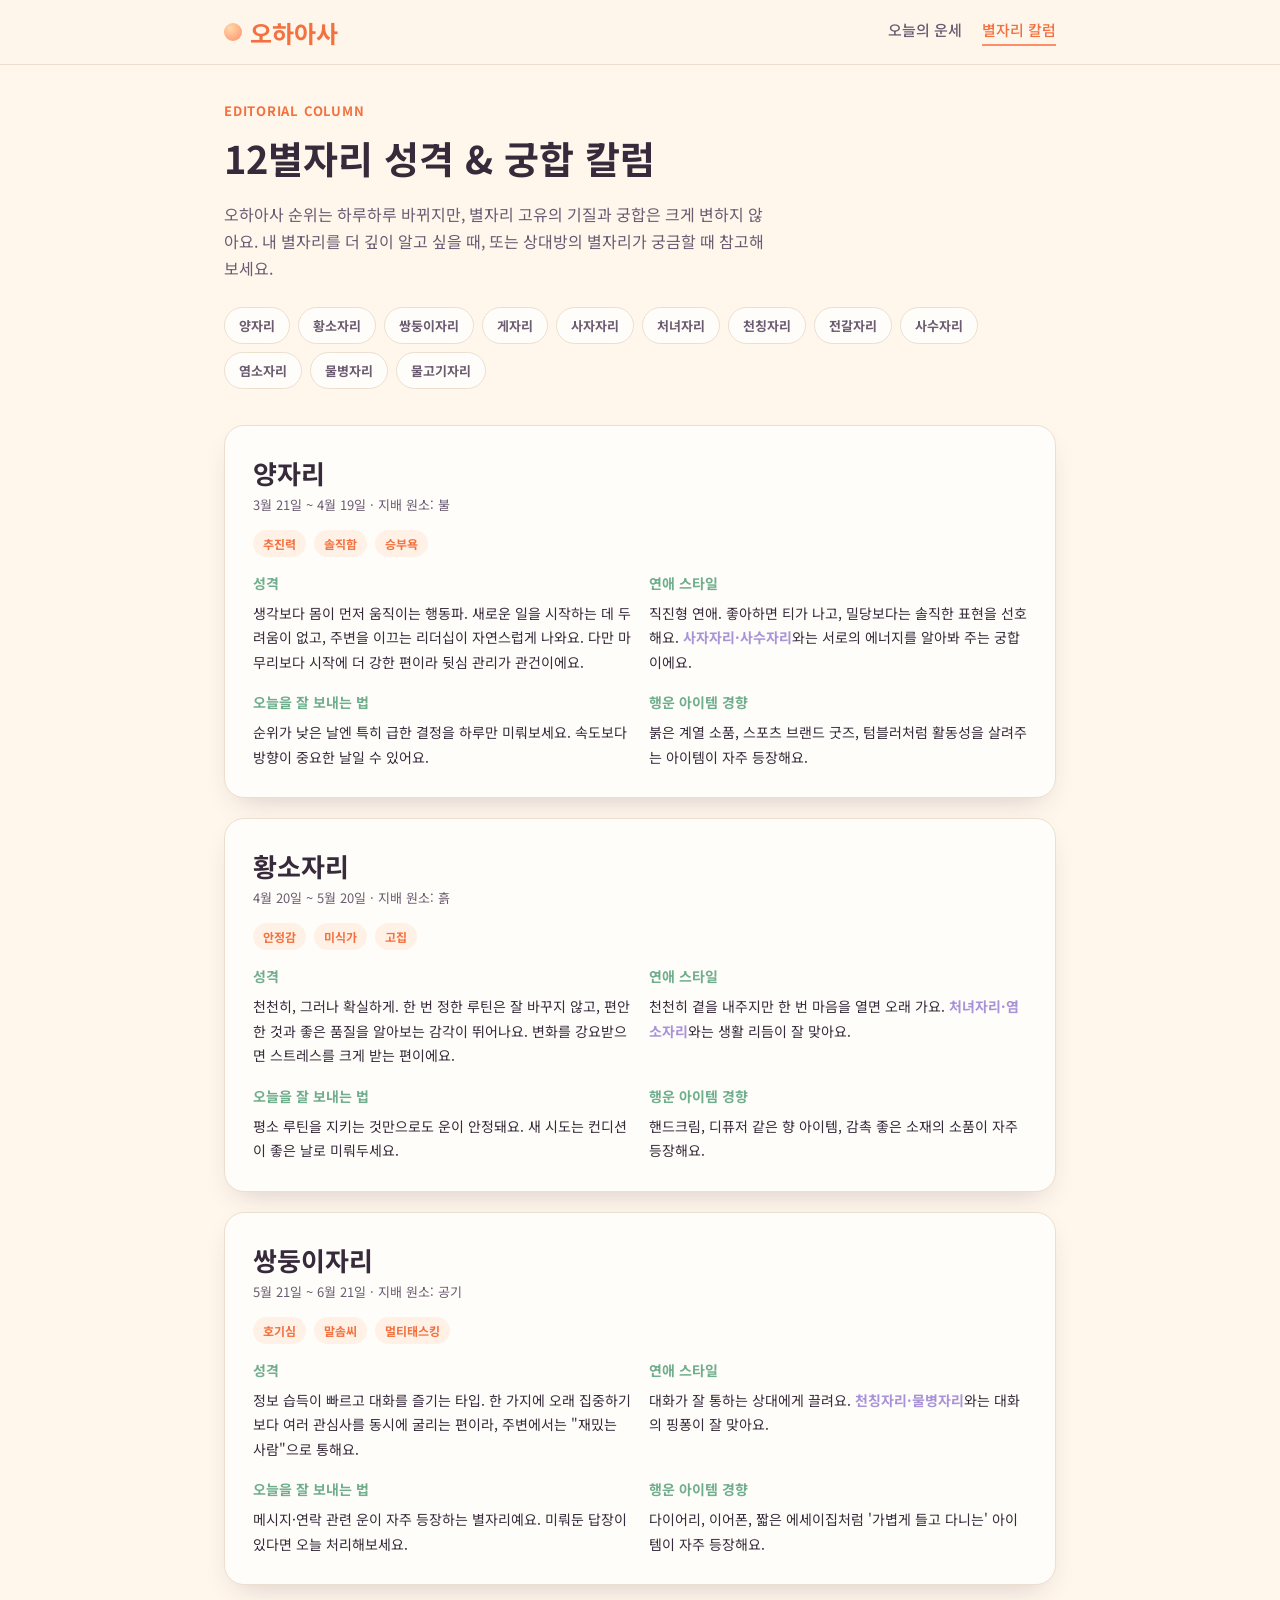
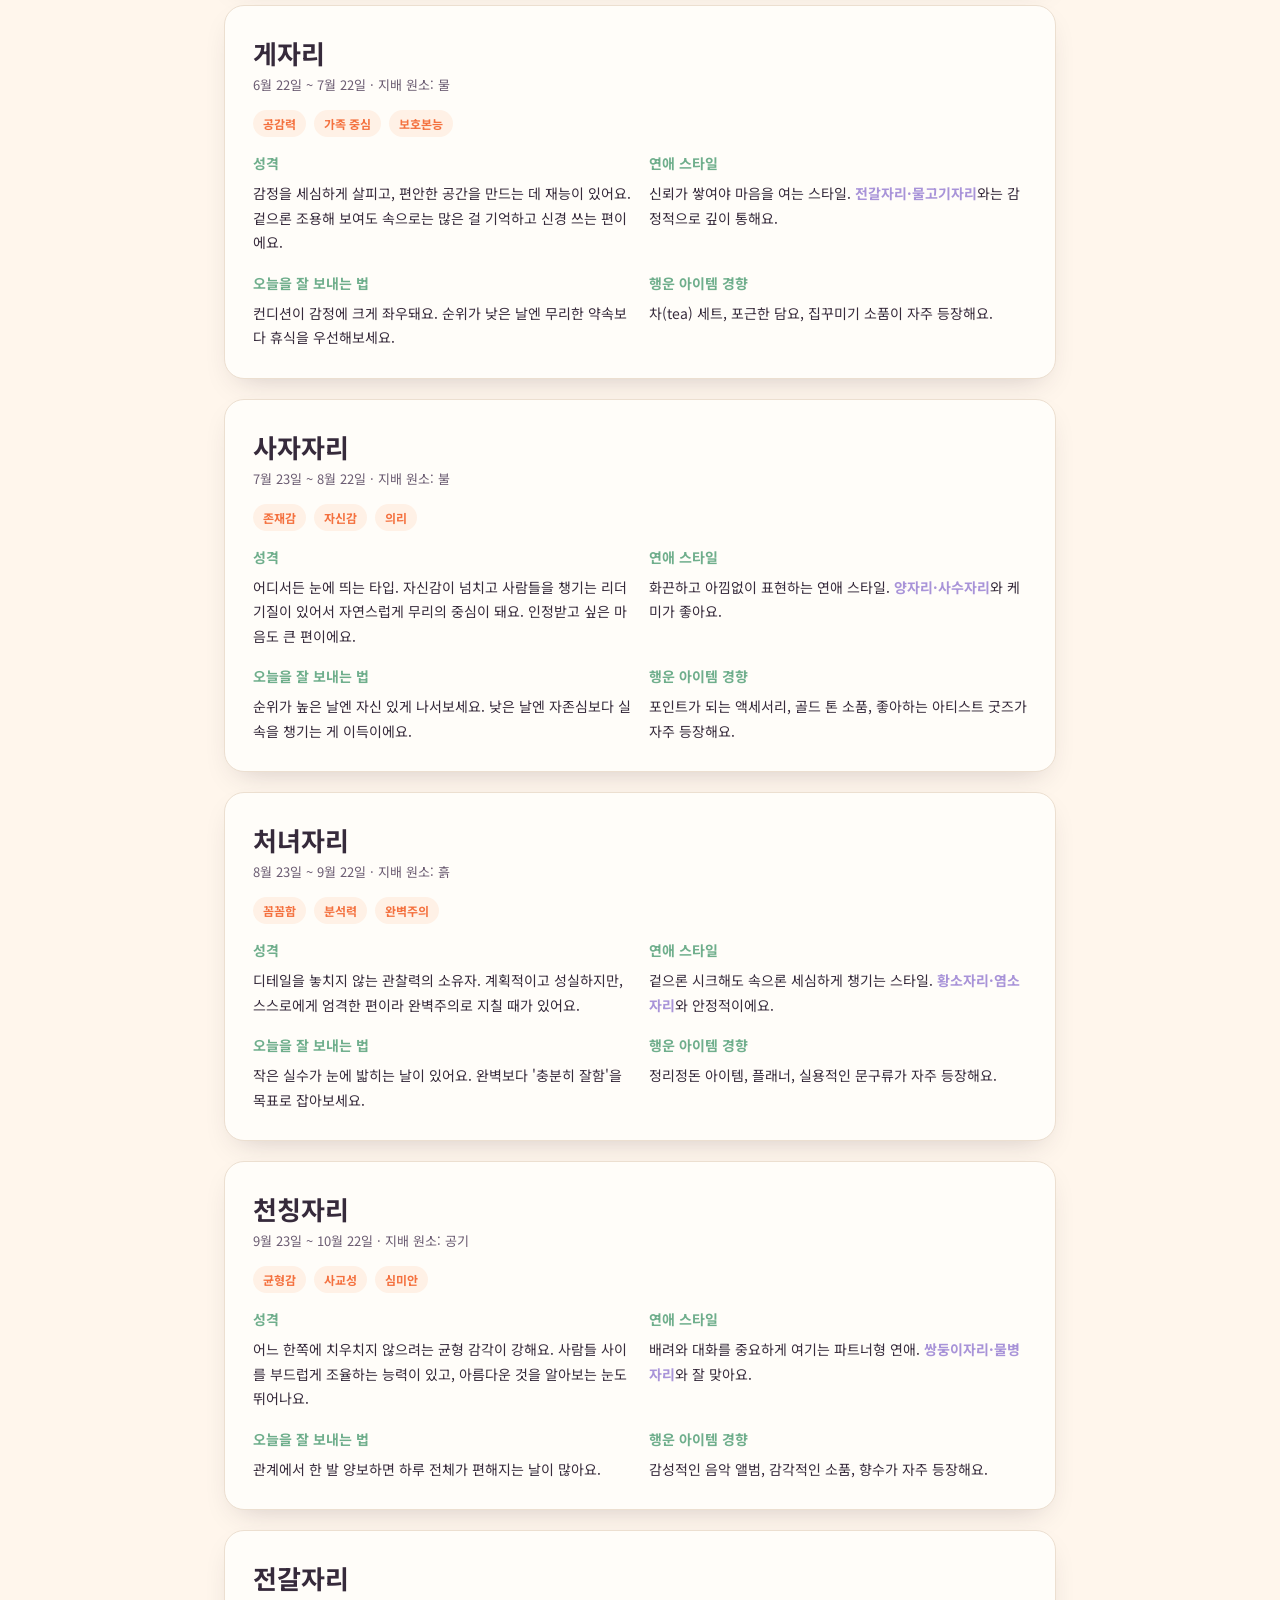
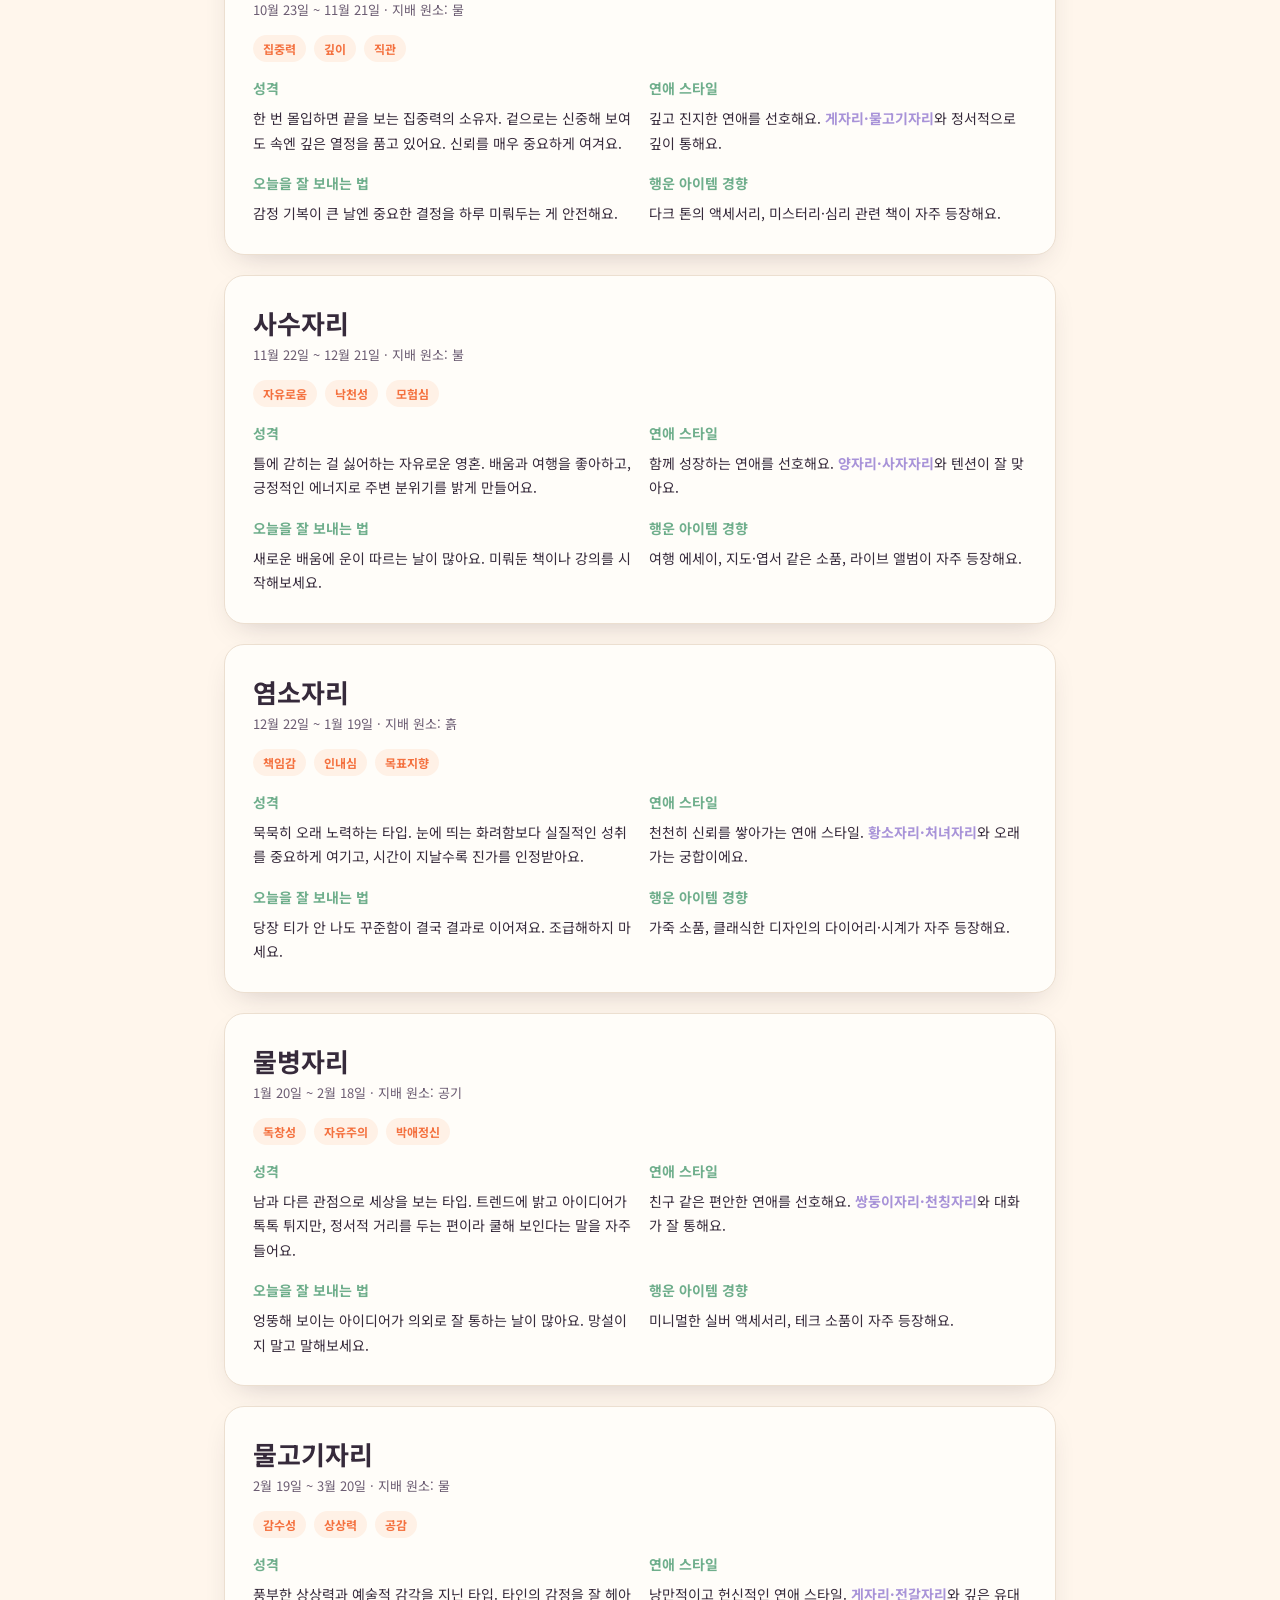
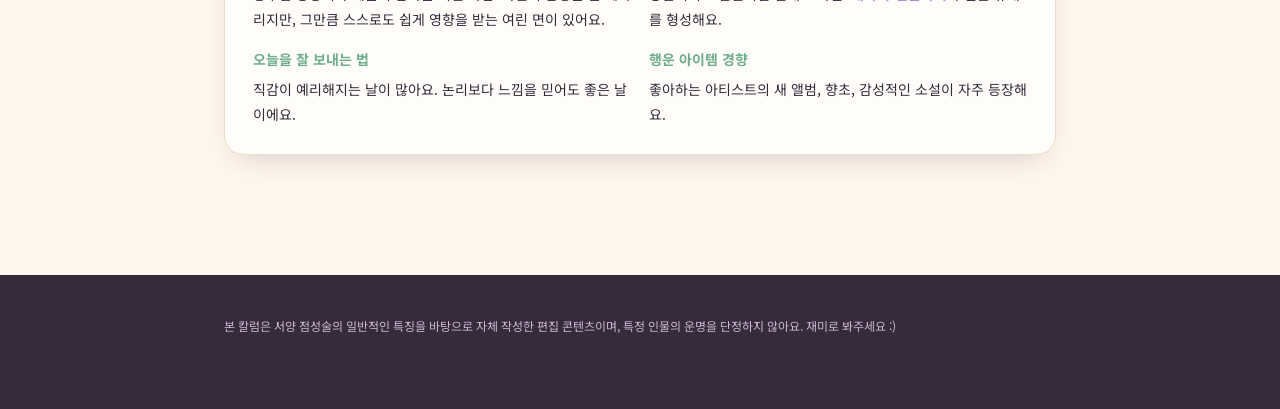
<file: columns.html>
<!DOCTYPE html>
<html lang="ko">
<head>
<meta charset="UTF-8" />
<meta name="viewport" content="width=device-width, initial-scale=1.0" />
<title>12별자리 성격 &amp; 궁합 칼럼 — 오하아사</title>
<meta name="description" content="양자리부터 물고기자리까지, 12별자리의 성격·연애·궁합·행운 아이템을 정리한 칼럼." />
<link rel="preconnect" href="https://fonts.googleapis.com">
<link rel="preconnect" href="https://fonts.gstatic.com" crossorigin>
<link href="https://fonts.googleapis.com/css2?family=Gaegu:wght@400;700&family=Noto+Sans+KR:wght@400;500;700;900&display=swap" rel="stylesheet">
<link rel="stylesheet" href="style.css" />
<style>
  .col-nav { display: flex; flex-wrap: wrap; gap: 8px; margin: 24px 0 36px; }
  .col-nav a {
    text-decoration: none; font-size: 13px; font-weight: 700;
    background: var(--paper); border: 1px solid var(--line); color: var(--ink-soft);
    padding: 8px 14px; border-radius: 999px;
  }
  .col-nav a:hover { border-color: var(--coral); color: var(--coral-deep); }
  .sign-block {
    background: var(--paper); border: 1px solid var(--line); border-radius: var(--radius);
    box-shadow: var(--shadow); padding: 28px; margin-bottom: 20px; scroll-margin-top: 90px;
  }
  .sign-block h2 { font-family: var(--font-display); font-size: 26px; margin: 0 0 4px; }
  .sign-period { color: var(--ink-soft); font-size: 13px; margin: 0 0 16px; }
  .sign-tags { display: flex; gap: 8px; flex-wrap: wrap; margin-bottom: 16px; }
  .sign-tags span {
    background: #fff1e6; color: var(--coral-deep); font-size: 12px; font-weight: 700;
    padding: 5px 10px; border-radius: 999px;
  }
  .sign-cols { display: grid; grid-template-columns: 1fr 1fr; gap: 18px; }
  @media (max-width: 620px) { .sign-cols { grid-template-columns: 1fr; } }
  .sign-cols h4 { margin: 0 0 8px; font-size: 14px; color: var(--sage); }
  .sign-cols p { margin: 0; font-size: 14px; line-height: 1.75; color: var(--ink); }
  .best-match { font-weight: 700; color: var(--lavender-deep); }
</style>
</head>
<body>

<header class="site-header">
  <div class="wrap header-inner">
    <a href="index.html" class="logo"><span class="logo-sun"></span>오하아사</a>
    <nav class="nav">
      <a href="index.html">오늘의 운세</a>
      <a href="columns.html" class="active">별자리 칼럼</a>
    </nav>
  </div>
</header>

<section class="wrap" style="padding-top:36px;">
  <p class="eyebrow">EDITORIAL COLUMN</p>
  <h1 style="font-family:var(--font-display); font-size:clamp(28px,5vw,38px); margin:0 0 10px;">
    12별자리 성격 &amp; 궁합 칼럼
  </h1>
  <p style="color:var(--ink-soft); max-width:60ch; line-height:1.7;">
    오하아사 순위는 하루하루 바뀌지만, 별자리 고유의 기질과 궁합은 크게 변하지 않아요.
    내 별자리를 더 깊이 알고 싶을 때, 또는 상대방의 별자리가 궁금할 때 참고해보세요.
  </p>

  <nav class="col-nav" aria-label="별자리 바로가기">
    <a href="#aries">양자리</a><a href="#taurus">황소자리</a><a href="#gemini">쌍둥이자리</a>
    <a href="#cancer">게자리</a><a href="#leo">사자자리</a><a href="#virgo">처녀자리</a>
    <a href="#libra">천칭자리</a><a href="#scorpio">전갈자리</a><a href="#sagittarius">사수자리</a>
    <a href="#capricorn">염소자리</a><a href="#aquarius">물병자리</a><a href="#pisces">물고기자리</a>
  </nav>
</section>

<section class="wrap" style="padding-bottom:60px;">

  <article class="sign-block" id="aries">
    <h2>양자리</h2>
    <p class="sign-period">3월 21일 ~ 4월 19일 · 지배 원소: 불</p>
    <div class="sign-tags"><span>추진력</span><span>솔직함</span><span>승부욕</span></div>
    <div class="sign-cols">
      <div><h4>성격</h4><p>생각보다 몸이 먼저 움직이는 행동파. 새로운 일을 시작하는 데 두려움이 없고, 주변을 이끄는 리더십이 자연스럽게 나와요. 다만 마무리보다 시작에 더 강한 편이라 뒷심 관리가 관건이에요.</p></div>
      <div><h4>연애 스타일</h4><p>직진형 연애. 좋아하면 티가 나고, 밀당보다는 솔직한 표현을 선호해요. <span class="best-match">사자자리·사수자리</span>와는 서로의 에너지를 알아봐 주는 궁합이에요.</p></div>
      <div><h4>오늘을 잘 보내는 법</h4><p>순위가 낮은 날엔 특히 급한 결정을 하루만 미뤄보세요. 속도보다 방향이 중요한 날일 수 있어요.</p></div>
      <div><h4>행운 아이템 경향</h4><p>붉은 계열 소품, 스포츠 브랜드 굿즈, 텀블러처럼 활동성을 살려주는 아이템이 자주 등장해요.</p></div>
    </div>
  </article>

  <article class="sign-block" id="taurus">
    <h2>황소자리</h2>
    <p class="sign-period">4월 20일 ~ 5월 20일 · 지배 원소: 흙</p>
    <div class="sign-tags"><span>안정감</span><span>미식가</span><span>고집</span></div>
    <div class="sign-cols">
      <div><h4>성격</h4><p>천천히, 그러나 확실하게. 한 번 정한 루틴은 잘 바꾸지 않고, 편안한 것과 좋은 품질을 알아보는 감각이 뛰어나요. 변화를 강요받으면 스트레스를 크게 받는 편이에요.</p></div>
      <div><h4>연애 스타일</h4><p>천천히 곁을 내주지만 한 번 마음을 열면 오래 가요. <span class="best-match">처녀자리·염소자리</span>와는 생활 리듬이 잘 맞아요.</p></div>
      <div><h4>오늘을 잘 보내는 법</h4><p>평소 루틴을 지키는 것만으로도 운이 안정돼요. 새 시도는 컨디션이 좋은 날로 미뤄두세요.</p></div>
      <div><h4>행운 아이템 경향</h4><p>핸드크림, 디퓨저 같은 향 아이템, 감촉 좋은 소재의 소품이 자주 등장해요.</p></div>
    </div>
  </article>

  <article class="sign-block" id="gemini">
    <h2>쌍둥이자리</h2>
    <p class="sign-period">5월 21일 ~ 6월 21일 · 지배 원소: 공기</p>
    <div class="sign-tags"><span>호기심</span><span>말솜씨</span><span>멀티태스킹</span></div>
    <div class="sign-cols">
      <div><h4>성격</h4><p>정보 습득이 빠르고 대화를 즐기는 타입. 한 가지에 오래 집중하기보다 여러 관심사를 동시에 굴리는 편이라, 주변에서는 "재밌는 사람"으로 통해요.</p></div>
      <div><h4>연애 스타일</h4><p>대화가 잘 통하는 상대에게 끌려요. <span class="best-match">천칭자리·물병자리</span>와는 대화의 핑퐁이 잘 맞아요.</p></div>
      <div><h4>오늘을 잘 보내는 법</h4><p>메시지·연락 관련 운이 자주 등장하는 별자리예요. 미뤄둔 답장이 있다면 오늘 처리해보세요.</p></div>
      <div><h4>행운 아이템 경향</h4><p>다이어리, 이어폰, 짧은 에세이집처럼 '가볍게 들고 다니는' 아이템이 자주 등장해요.</p></div>
    </div>
  </article>

  <article class="sign-block" id="cancer">
    <h2>게자리</h2>
    <p class="sign-period">6월 22일 ~ 7월 22일 · 지배 원소: 물</p>
    <div class="sign-tags"><span>공감력</span><span>가족 중심</span><span>보호본능</span></div>
    <div class="sign-cols">
      <div><h4>성격</h4><p>감정을 세심하게 살피고, 편안한 공간을 만드는 데 재능이 있어요. 겉으론 조용해 보여도 속으로는 많은 걸 기억하고 신경 쓰는 편이에요.</p></div>
      <div><h4>연애 스타일</h4><p>신뢰가 쌓여야 마음을 여는 스타일. <span class="best-match">전갈자리·물고기자리</span>와는 감정적으로 깊이 통해요.</p></div>
      <div><h4>오늘을 잘 보내는 법</h4><p>컨디션이 감정에 크게 좌우돼요. 순위가 낮은 날엔 무리한 약속보다 휴식을 우선해보세요.</p></div>
      <div><h4>행운 아이템 경향</h4><p>차(tea) 세트, 포근한 담요, 집꾸미기 소품이 자주 등장해요.</p></div>
    </div>
  </article>

  <article class="sign-block" id="leo">
    <h2>사자자리</h2>
    <p class="sign-period">7월 23일 ~ 8월 22일 · 지배 원소: 불</p>
    <div class="sign-tags"><span>존재감</span><span>자신감</span><span>의리</span></div>
    <div class="sign-cols">
      <div><h4>성격</h4><p>어디서든 눈에 띄는 타입. 자신감이 넘치고 사람들을 챙기는 리더 기질이 있어서 자연스럽게 무리의 중심이 돼요. 인정받고 싶은 마음도 큰 편이에요.</p></div>
      <div><h4>연애 스타일</h4><p>화끈하고 아낌없이 표현하는 연애 스타일. <span class="best-match">양자리·사수자리</span>와 케미가 좋아요.</p></div>
      <div><h4>오늘을 잘 보내는 법</h4><p>순위가 높은 날엔 자신 있게 나서보세요. 낮은 날엔 자존심보다 실속을 챙기는 게 이득이에요.</p></div>
      <div><h4>행운 아이템 경향</h4><p>포인트가 되는 액세서리, 골드 톤 소품, 좋아하는 아티스트 굿즈가 자주 등장해요.</p></div>
    </div>
  </article>

  <article class="sign-block" id="virgo">
    <h2>처녀자리</h2>
    <p class="sign-period">8월 23일 ~ 9월 22일 · 지배 원소: 흙</p>
    <div class="sign-tags"><span>꼼꼼함</span><span>분석력</span><span>완벽주의</span></div>
    <div class="sign-cols">
      <div><h4>성격</h4><p>디테일을 놓치지 않는 관찰력의 소유자. 계획적이고 성실하지만, 스스로에게 엄격한 편이라 완벽주의로 지칠 때가 있어요.</p></div>
      <div><h4>연애 스타일</h4><p>겉으론 시크해도 속으론 세심하게 챙기는 스타일. <span class="best-match">황소자리·염소자리</span>와 안정적이에요.</p></div>
      <div><h4>오늘을 잘 보내는 법</h4><p>작은 실수가 눈에 밟히는 날이 있어요. 완벽보다 '충분히 잘함'을 목표로 잡아보세요.</p></div>
      <div><h4>행운 아이템 경향</h4><p>정리정돈 아이템, 플래너, 실용적인 문구류가 자주 등장해요.</p></div>
    </div>
  </article>

  <article class="sign-block" id="libra">
    <h2>천칭자리</h2>
    <p class="sign-period">9월 23일 ~ 10월 22일 · 지배 원소: 공기</p>
    <div class="sign-tags"><span>균형감</span><span>사교성</span><span>심미안</span></div>
    <div class="sign-cols">
      <div><h4>성격</h4><p>어느 한쪽에 치우치지 않으려는 균형 감각이 강해요. 사람들 사이를 부드럽게 조율하는 능력이 있고, 아름다운 것을 알아보는 눈도 뛰어나요.</p></div>
      <div><h4>연애 스타일</h4><p>배려와 대화를 중요하게 여기는 파트너형 연애. <span class="best-match">쌍둥이자리·물병자리</span>와 잘 맞아요.</p></div>
      <div><h4>오늘을 잘 보내는 법</h4><p>관계에서 한 발 양보하면 하루 전체가 편해지는 날이 많아요.</p></div>
      <div><h4>행운 아이템 경향</h4><p>감성적인 음악 앨범, 감각적인 소품, 향수가 자주 등장해요.</p></div>
    </div>
  </article>

  <article class="sign-block" id="scorpio">
    <h2>전갈자리</h2>
    <p class="sign-period">10월 23일 ~ 11월 21일 · 지배 원소: 물</p>
    <div class="sign-tags"><span>집중력</span><span>깊이</span><span>직관</span></div>
    <div class="sign-cols">
      <div><h4>성격</h4><p>한 번 몰입하면 끝을 보는 집중력의 소유자. 겉으로는 신중해 보여도 속엔 깊은 열정을 품고 있어요. 신뢰를 매우 중요하게 여겨요.</p></div>
      <div><h4>연애 스타일</h4><p>깊고 진지한 연애를 선호해요. <span class="best-match">게자리·물고기자리</span>와 정서적으로 깊이 통해요.</p></div>
      <div><h4>오늘을 잘 보내는 법</h4><p>감정 기복이 큰 날엔 중요한 결정을 하루 미뤄두는 게 안전해요.</p></div>
      <div><h4>행운 아이템 경향</h4><p>다크 톤의 액세서리, 미스터리·심리 관련 책이 자주 등장해요.</p></div>
    </div>
  </article>

  <article class="sign-block" id="sagittarius">
    <h2>사수자리</h2>
    <p class="sign-period">11월 22일 ~ 12월 21일 · 지배 원소: 불</p>
    <div class="sign-tags"><span>자유로움</span><span>낙천성</span><span>모험심</span></div>
    <div class="sign-cols">
      <div><h4>성격</h4><p>틀에 갇히는 걸 싫어하는 자유로운 영혼. 배움과 여행을 좋아하고, 긍정적인 에너지로 주변 분위기를 밝게 만들어요.</p></div>
      <div><h4>연애 스타일</h4><p>함께 성장하는 연애를 선호해요. <span class="best-match">양자리·사자자리</span>와 텐션이 잘 맞아요.</p></div>
      <div><h4>오늘을 잘 보내는 법</h4><p>새로운 배움에 운이 따르는 날이 많아요. 미뤄둔 책이나 강의를 시작해보세요.</p></div>
      <div><h4>행운 아이템 경향</h4><p>여행 에세이, 지도·엽서 같은 소품, 라이브 앨범이 자주 등장해요.</p></div>
    </div>
  </article>

  <article class="sign-block" id="capricorn">
    <h2>염소자리</h2>
    <p class="sign-period">12월 22일 ~ 1월 19일 · 지배 원소: 흙</p>
    <div class="sign-tags"><span>책임감</span><span>인내심</span><span>목표지향</span></div>
    <div class="sign-cols">
      <div><h4>성격</h4><p>묵묵히 오래 노력하는 타입. 눈에 띄는 화려함보다 실질적인 성취를 중요하게 여기고, 시간이 지날수록 진가를 인정받아요.</p></div>
      <div><h4>연애 스타일</h4><p>천천히 신뢰를 쌓아가는 연애 스타일. <span class="best-match">황소자리·처녀자리</span>와 오래가는 궁합이에요.</p></div>
      <div><h4>오늘을 잘 보내는 법</h4><p>당장 티가 안 나도 꾸준함이 결국 결과로 이어져요. 조급해하지 마세요.</p></div>
      <div><h4>행운 아이템 경향</h4><p>가죽 소품, 클래식한 디자인의 다이어리·시계가 자주 등장해요.</p></div>
    </div>
  </article>

  <article class="sign-block" id="aquarius">
    <h2>물병자리</h2>
    <p class="sign-period">1월 20일 ~ 2월 18일 · 지배 원소: 공기</p>
    <div class="sign-tags"><span>독창성</span><span>자유주의</span><span>박애정신</span></div>
    <div class="sign-cols">
      <div><h4>성격</h4><p>남과 다른 관점으로 세상을 보는 타입. 트렌드에 밝고 아이디어가 톡톡 튀지만, 정서적 거리를 두는 편이라 쿨해 보인다는 말을 자주 들어요.</p></div>
      <div><h4>연애 스타일</h4><p>친구 같은 편안한 연애를 선호해요. <span class="best-match">쌍둥이자리·천칭자리</span>와 대화가 잘 통해요.</p></div>
      <div><h4>오늘을 잘 보내는 법</h4><p>엉뚱해 보이는 아이디어가 의외로 잘 통하는 날이 많아요. 망설이지 말고 말해보세요.</p></div>
      <div><h4>행운 아이템 경향</h4><p>미니멀한 실버 액세서리, 테크 소품이 자주 등장해요.</p></div>
    </div>
  </article>

  <article class="sign-block" id="pisces">
    <h2>물고기자리</h2>
    <p class="sign-period">2월 19일 ~ 3월 20일 · 지배 원소: 물</p>
    <div class="sign-tags"><span>감수성</span><span>상상력</span><span>공감</span></div>
    <div class="sign-cols">
      <div><h4>성격</h4><p>풍부한 상상력과 예술적 감각을 지닌 타입. 타인의 감정을 잘 헤아리지만, 그만큼 스스로도 쉽게 영향을 받는 여린 면이 있어요.</p></div>
      <div><h4>연애 스타일</h4><p>낭만적이고 헌신적인 연애 스타일. <span class="best-match">게자리·전갈자리</span>와 깊은 유대를 형성해요.</p></div>
      <div><h4>오늘을 잘 보내는 법</h4><p>직감이 예리해지는 날이 많아요. 논리보다 느낌을 믿어도 좋은 날이에요.</p></div>
      <div><h4>행운 아이템 경향</h4><p>좋아하는 아티스트의 새 앨범, 향초, 감성적인 소설이 자주 등장해요.</p></div>
    </div>
  </article>

</section>

<footer class="site-footer">
  <div class="wrap">
    <p>본 칼럼은 서양 점성술의 일반적인 특징을 바탕으로 자체 작성한 편집 콘텐츠이며, 특정 인물의 운명을 단정하지 않아요. 재미로 봐주세요 :)</p>
  </div>
</footer>

</body>
</html>
</file>
<file: style.css>
/* ==========================================================
   오하아사 — 새벽하늘 테마
   팔레트: 살구빛 #FF8F6B / 크림 하늘 #FFF3E6 / 라벤더 새벽 #C9B8E8
          잔디빛 그린 #6FAE8C / 잉크 플럼 #362A3B
   ========================================================== */

:root {
  --coral: #ff8f6b;
  --coral-deep: #f4713f;
  --cream: #fff6ec;
  --lavender: #d9cdf0;
  --lavender-deep: #a893d8;
  --sage: #6fae8c;
  --ink: #362a3b;
  --ink-soft: #6b5c72;
  --paper: #fffdf9;
  --line: #ecdfd0;

  --radius: 20px;
  --shadow: 0 12px 30px -14px rgba(54, 42, 59, 0.25);

  --font-display: "Jua", "Noto Sans KR", sans-serif;
  --font-body: "Pretendard", "Noto Sans KR", -apple-system, sans-serif;
}

* { box-sizing: border-box; }

html { scroll-behavior: smooth; }

body {
  margin: 0;
  font-family: var(--font-body);
  color: var(--ink);
  background: var(--cream);
  -webkit-font-smoothing: antialiased;
}

.wrap {
  max-width: 880px;
  margin: 0 auto;
  padding: 0 24px;
}

a { color: inherit; }

/* ---------------- 헤더 ---------------- */
.site-header {
  position: sticky;
  top: 0;
  z-index: 40;
  background: rgba(255, 246, 236, 0.85);
  backdrop-filter: blur(10px);
  border-bottom: 1px solid var(--line);
}
.header-inner {
  display: flex;
  align-items: center;
  justify-content: space-between;
  height: 64px;
}
.logo {
  font-family: var(--font-display);
  font-size: 24px;
  font-weight: 700;
  text-decoration: none;
  display: flex;
  align-items: center;
  gap: 8px;
  color: var(--coral-deep);
}
.logo-sun {
  width: 18px;
  height: 18px;
  border-radius: 50%;
  background: radial-gradient(circle at 35% 30%, #ffd8a8, var(--coral));
  display: inline-block;
}
.nav { display: flex; gap: 20px; }
.nav a {
  text-decoration: none;
  font-weight: 500;
  font-size: 15px;
  color: var(--ink-soft);
  padding-bottom: 4px;
  border-bottom: 2px solid transparent;
}
.nav a.active,
.nav a:hover { color: var(--coral-deep); border-color: var(--coral); }

/* ---------------- 히어로 ---------------- */
.hero {
  position: relative;
  overflow: hidden;
  background: linear-gradient(180deg, #ffe3cf 0%, #fff6ec 75%);
  padding-bottom: 40px;
}
.hero-sky { position: absolute; inset: 0; pointer-events: none; }
.sun {
  position: absolute;
  top: -60px;
  right: 8%;
  width: 180px;
  height: 180px;
  border-radius: 50%;
  background: radial-gradient(circle at 40% 35%, #ffe9c2, var(--coral) 70%);
  filter: blur(0.5px);
  animation: rise 6s ease-in-out infinite alternate;
}
@keyframes rise {
  from { transform: translateY(0px); }
  to   { transform: translateY(14px); }
}
.cloud {
  position: absolute;
  background: #ffffff;
  opacity: 0.7;
  border-radius: 999px;
  filter: blur(1px);
}
.cloud--1 { width: 140px; height: 34px; top: 60px; left: -20px; }
.cloud--2 { width: 100px; height: 26px; top: 120px; left: 20%; opacity: .5;}
.cloud--3 { width: 90px; height: 24px; top: 40px; left: 55%; opacity: .55;}

.hero-inner { position: relative; padding-top: 64px; text-align: left; }
.eyebrow {
  font-size: 13px;
  letter-spacing: 0.06em;
  text-transform: uppercase;
  color: var(--coral-deep);
  font-weight: 700;
  margin: 0 0 10px;
}
.hero h1 {
  font-family: var(--font-display);
  font-size: clamp(32px, 6vw, 48px);
  line-height: 1.25;
  margin: 0 0 16px;
}
.hero-sub {
  color: var(--ink-soft);
  font-size: 16px;
  line-height: 1.7;
  max-width: 46ch;
}

/* ---------------- 생일 입력 폼 ---------------- */
.section-form { margin-top: -18px; position: relative; z-index: 5; }
.birth-card {
  background: var(--paper);
  border-radius: var(--radius);
  box-shadow: var(--shadow);
  padding: 28px;
  border: 1px solid var(--line);
}
.birth-card h2 {
  font-family: var(--font-display);
  margin: 0 0 18px;
  font-size: 22px;
}
.field-row {
  display: grid;
  grid-template-columns: 1fr 1fr;
  gap: 14px;
  margin-bottom: 18px;
}
@media (max-width: 560px) {
  .field-row { grid-template-columns: 1fr; }
}
.field-row label {
  display: flex;
  flex-direction: column;
  gap: 6px;
}
.field-label {
  display: flex;
  align-items: flex-end;
  min-height: 34px; /* 라벨이 1줄이든 2줄이든 이 높이 기준으로 하단 정렬 -> 입력창 시작 위치 통일 */
  font-size: 14px;
  font-weight: 500;
  line-height: 1.3;
  color: var(--ink-soft);
}
.optional { font-weight: 400; color: #b3a4a8; font-size: 12px; }
.field-row input {
  box-sizing: border-box;
  height: 48px;
  border: 1.5px solid var(--line);
  border-radius: 12px;
  padding: 0 14px;
  font-size: 15px;
  font-family: var(--font-body);
  color: var(--ink);
  background: #fffdfb;
}
.field-row input:focus {
  outline: none;
  border-color: var(--coral);
  box-shadow: 0 0 0 3px rgba(255, 143, 107, 0.18);
}

.btn-primary {
  width: 100%;
  border: none;
  background: var(--coral);
  color: #fff;
  font-family: var(--font-display);
  font-size: 18px;
  font-weight: 700;
  padding: 14px;
  border-radius: 14px;
  cursor: pointer;
  transition: transform .15s ease, background .15s ease;
}
.btn-primary:hover { background: var(--coral-deep); }
.btn-primary:active { transform: scale(0.98); }
.form-note {
  margin: 12px 0 0;
  font-size: 12px;
  color: #b3a4a8;
  text-align: center;
}

/* ---------------- 결과 카드 ---------------- */
.section-result { margin-top: 36px; }
.result-grid {
  display: grid;
  grid-template-columns: 1fr 1fr;
  gap: 16px;
}
@media (max-width: 700px) {
  .result-grid { grid-template-columns: 1fr; }
}
.card {
  background: var(--paper);
  border: 1px solid var(--line);
  border-radius: var(--radius);
  padding: 22px;
  box-shadow: var(--shadow);
}
.card h3 {
  font-family: var(--font-display);
  margin: 0 0 10px;
  font-size: 20px;
}
.card--main {
  grid-column: 1 / -1;
  position: relative;
}
.card-badge {
  position: absolute;
  top: 20px;
  right: 20px;
  background: var(--lavender);
  color: #4a3b6e;
  font-family: var(--font-display);
  font-weight: 700;
  font-size: 13px;
  padding: 6px 12px;
  border-radius: 999px;
}
#result-sign {
  font-family: var(--font-display);
  font-size: 28px;
  margin: 0 0 6px;
}
.result-meta { color: var(--ink-soft); font-size: 14px; margin: 0 0 16px; }
.result-comment {
  font-size: 17px;
  line-height: 1.7;
  background: #fff2e4;
  border-radius: 14px;
  padding: 16px;
  margin: 0;
}

.card--lucky { background: #fbf3ff; border-color: #ecdcf7; }
.lucky-product-image {
  width: 100%;
  max-height: 160px;
  object-fit: contain;
  background: #fff;
  border-radius: 12px;
  margin-bottom: 12px;
  border: 1px solid #ecdcf7;
}
.lucky-price {
  font-family: var(--font-display);
  font-size: 18px;
  color: var(--coral-deep);
  margin: -6px 0 12px;
}
.lucky-name {
  font-family: var(--font-display);
  font-size: 21px;
  margin: 0 0 14px;
  color: var(--lavender-deep);
}
.btn-affiliate {
  display: block;
  text-align: center;
  text-decoration: none;
  font-weight: 700;
  font-size: 14px;
  padding: 12px;
  border-radius: 12px;
  margin-bottom: 8px;
}
.btn-affiliate--coupang { background: #ff5252; color: #fff; }
.affiliate-disclosure {
  font-size: 11px;
  color: #b3a4a8;
  margin: 8px 0 0;
}

.card--manse { background: #eefaf3; border-color: #d7f0e2; }
.manse-list { list-style: none; margin: 0 0 14px; padding: 0; }
.manse-list li {
  display: flex;
  justify-content: space-between;
  padding: 8px 0;
  border-bottom: 1px dashed #cdeadb;
  font-size: 14px;
}
.manse-list li span { color: var(--ink-soft); }
.manse-list li b { color: var(--sage); font-family: var(--font-display); font-size: 16px; }
.manse-note { font-size: 12px; color: #7f9e8e; line-height: 1.6; margin: 0; }
.manse-note a { color: var(--sage); }

/* ---------------- 전체 순위 ---------------- */
.ranking-wrap { margin-top: 28px; }
.ranking-wrap h3 { font-family: var(--font-display); font-size: 20px; }
.ranking-list {
  list-style: none;
  margin: 0;
  padding: 0;
  display: grid;
  gap: 8px;
}
.ranking-list li {
  display: grid;
  grid-template-columns: 32px 90px 1fr;
  align-items: center;
  gap: 12px;
  background: var(--paper);
  border: 1px solid var(--line);
  border-radius: 12px;
  padding: 10px 14px;
  font-size: 14px;
}
.ranking-list .rk-num {
  font-family: var(--font-display);
  color: var(--coral-deep);
  font-weight: 700;
}
.ranking-list .rk-sign { font-weight: 700; }
.ranking-list .rk-comment { color: var(--ink-soft); }
.ranking-list li.is-me {
  border-color: var(--coral);
  background: #fff1e6;
}

/* ---------------- 광고 슬롯 ---------------- */
.ad-slot { margin: 40px auto; }
.ad-placeholder {
  border: 1.5px dashed #d8c8b8;
  border-radius: 14px;
  padding: 28px;
  text-align: center;
  color: #b3a4a8;
  font-size: 13px;
}

/* ---------------- 칼럼 CTA ---------------- */
.section-columns-cta { margin: 40px auto 60px; }
.cta-card {
  display: flex;
  align-items: center;
  justify-content: space-between;
  text-decoration: none;
  color: #fff;
  background: linear-gradient(120deg, var(--lavender-deep), #7c5fc4);
  border-radius: var(--radius);
  padding: 28px 30px;
  box-shadow: var(--shadow);
}
.cta-card h3 { font-family: var(--font-display); margin: 4px 0 0; font-size: 22px; }
.cta-card .eyebrow { color: #e6dcff; margin-bottom: 0; }
.cta-arrow { font-size: 28px; }

/* ---------------- 푸터 ---------------- */
.site-footer {
  background: #362a3b;
  color: #cbb9d4;
  padding: 28px 0 60px;
  margin-top: 40px;
  font-size: 12px;
  line-height: 1.8;
}

/* ---------------- 유틸 ---------------- */
[hidden] { display: none !important; }
</file>
